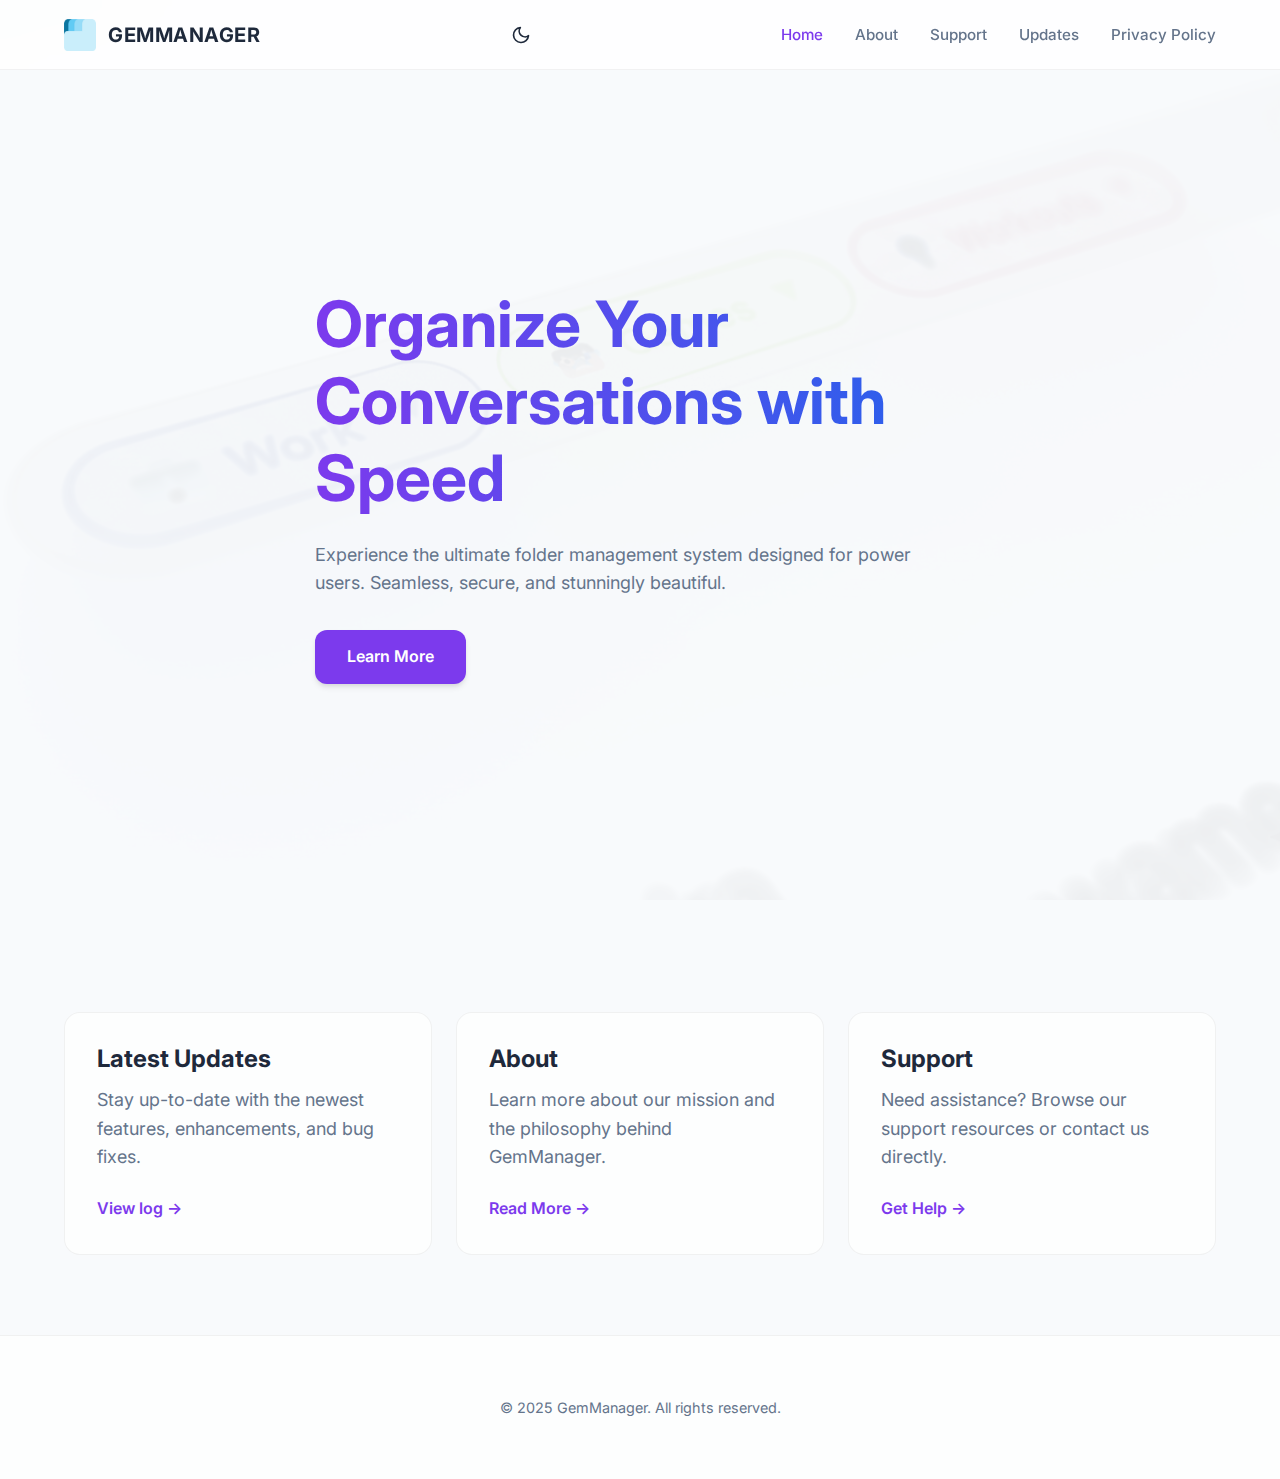
<file: index.html>
<!DOCTYPE html>
<html lang="en">
<head>
    <meta charset="UTF-8">
    <meta name="viewport" content="width=device-width, initial-scale=1.0">
    <title>GemManager - Next Gen Solution</title>
    <link rel="icon" type="image/x-icon" href="assets/icon_gem_folder_i.png">
    <meta name="description" content="Manage your digital assets with futuristic efficiency.">
    <link rel="stylesheet" href="css/styles.css">
</head>
<body>
    <!-- Navigation -->
    <nav class="navbar">
        <div class="container">
            <a href="index.html" class="logo">
                <img src="assets/icon_gem_folder_i.png" alt="GemManager Logo">
                GEMMANAGER
            </a>
            <div class="menu-toggle" id="mobile-menu">
                <span class="bar"></span>
                <span class="bar"></span>
                <span class="bar"></span>
            </div>
            <ul class="nav-links">
                <li><a href="index.html" class="nav-link">Home</a></li>
                <li><a href="about.html" class="nav-link">About</a></li>
                <li><a href="support.html" class="nav-link">Support</a></li>
                <li><a href="updates.html" class="nav-link">Updates</a></li>
                <li><a href="privacy.html" class="nav-link">Privacy Policy</a></li>
            </ul>
        </div>
    </nav>

    <!-- Hero Section -->
    <section class="hero">
        <img src="assets/hero.png" alt="Futuristic Background" class="hero-bg">
        <div class="container">
            <div class="hero-content">
                <h1>Organize Your Conversations with Speed</h1>
                <p>Experience the ultimate folder management system designed for power users. Seamless, secure, and stunningly beautiful.</p>
                <div style="margin-top: 2rem;">
                    <a href="about.html" class="btn">Learn More</a>
                </div>
            </div>
        </div>
    </section>

    <!-- Explore Section -->
    <section class="section">
        <div class="container">
            <div class="features-grid">
                <a href="updates.html" class="card">
                    <h3>Latest Updates</h3>
                    <p>Stay up-to-date with the newest features, enhancements, and bug fixes.</p>
                    <span class="card-link">View log &rarr;</span>
                </a>
                <a href="about.html" class="card">
                    <h3>About</h3>
                    <p>Learn more about our mission and the philosophy behind GemManager.</p>
                    <span class="card-link">Read More &rarr;</span>
                </a>
                <a href="support.html" class="card">
                    <h3>Support</h3>
                    <p>Need assistance? Browse our support resources or contact us directly.</p>
                    <span class="card-link">Get Help &rarr;</span>
                </a>
            </div>
        </div>
    </section>

    <!-- Footer -->
    <footer>
        <div class="container">
            <p>&copy; 2025 GemManager. All rights reserved.</p>
        </div>
    </footer>

    <script src="js/script.js"></script>
</body>
</html>
</file>
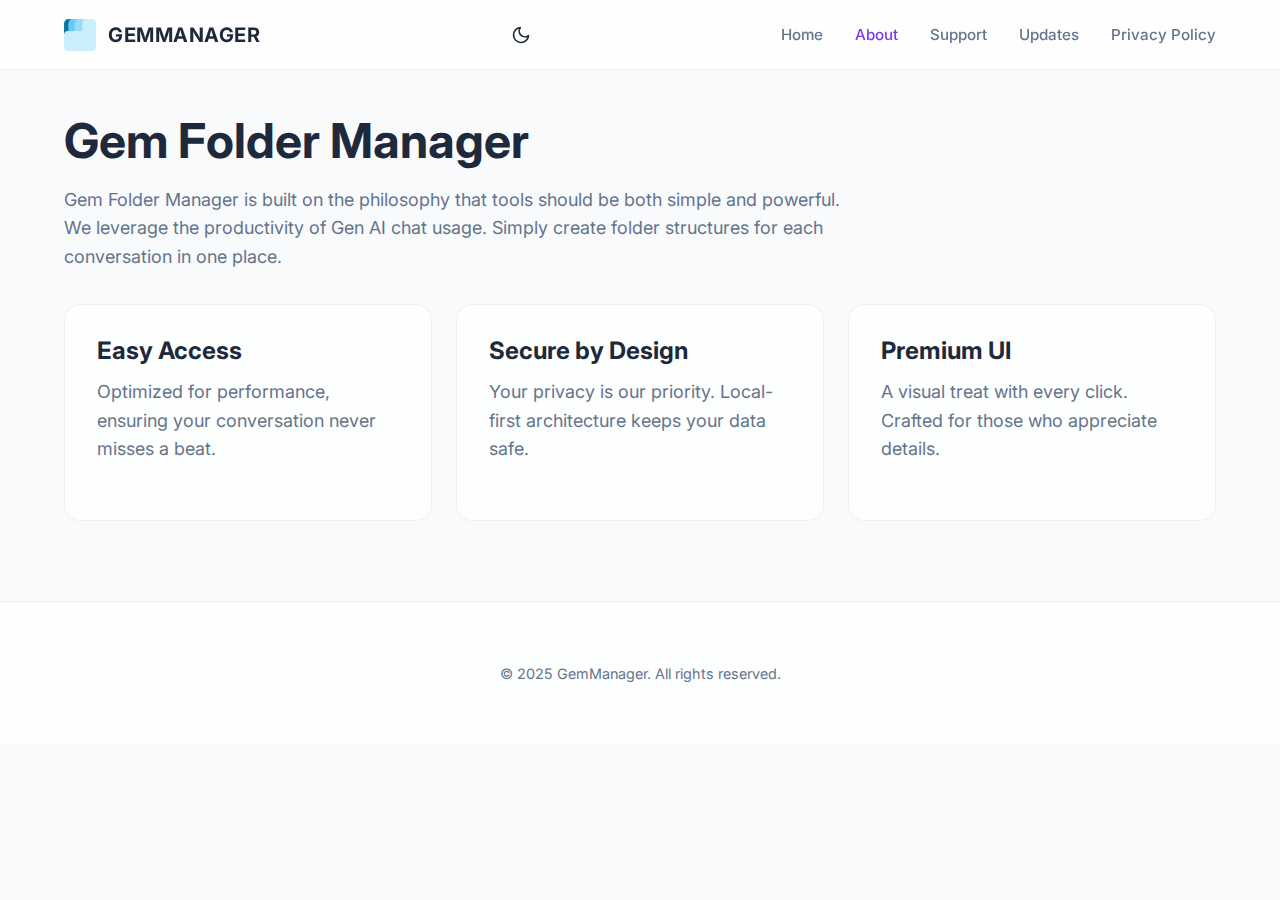
<file: about.html>
<!DOCTYPE html>
<html lang="en">
<head>
    <meta charset="UTF-8">
    <meta name="viewport" content="width=device-width, initial-scale=1.0">
    <title>About - GemManager</title>
    <link rel="icon" type="image/x-icon" href="assets/icon_gem_folder_i.png">
    <meta name="description" content="Learn more about GemManager and our mission.">
    <link rel="stylesheet" href="css/styles.css">
</head>
<body>
    <!-- Navigation -->
    <nav class="navbar">
        <div class="container">
            <a href="index.html" class="logo">
                <img src="assets/icon_gem_folder_i.png" alt="GemManager Logo">
                GEMMANAGER
            </a>
            <div class="menu-toggle" id="mobile-menu">
                <span class="bar"></span>
                <span class="bar"></span>
                <span class="bar"></span>
            </div>
            <ul class="nav-links">
                <li><a href="index.html" class="nav-link">Home</a></li>
                <li><a href="about.html" class="nav-link active">About</a></li>
                <li><a href="support.html" class="nav-link">Support</a></li>
                <li><a href="updates.html" class="nav-link">Updates</a></li>
                <li><a href="privacy.html" class="nav-link">Privacy Policy</a></li>
            </ul>
        </div>
    </nav>

    <!-- About Section -->
    <section class="section">
        <div class="container" style="margin-top: 2rem;">
            <h2>Gem Folder Manager</h2>
            <p style="margin-top: 1rem; max-width: 800px;">
               Gem Folder Manager is built on the philosophy that tools should be both simple and powerful. 
                We leverage the productivity of Gen AI chat usage. Simply create folder structures 
                for each conversation in one place.
            </p>

            <div class="features-grid">
                <div class="card">
                    <h3>Easy Access</h3>
                    <p>Optimized for performance, ensuring your conversation never misses a beat.</p>
                </div>
                <div class="card">
                    <h3>Secure by Design</h3>
                    <p>Your privacy is our priority. Local-first architecture keeps your data safe.</p>
                </div>
                <div class="card">
                    <h3>Premium UI</h3>
                    <p>A visual treat with every click. Crafted for those who appreciate details.</p>
                </div>
            </div>
        </div>
    </section>

    <!-- Footer -->
    <footer>
        <div class="container">
            <p>&copy; 2025 GemManager. All rights reserved.</p>
        </div>
    </footer>

    <script src="js/script.js"></script>
</body>
</html>
</file>
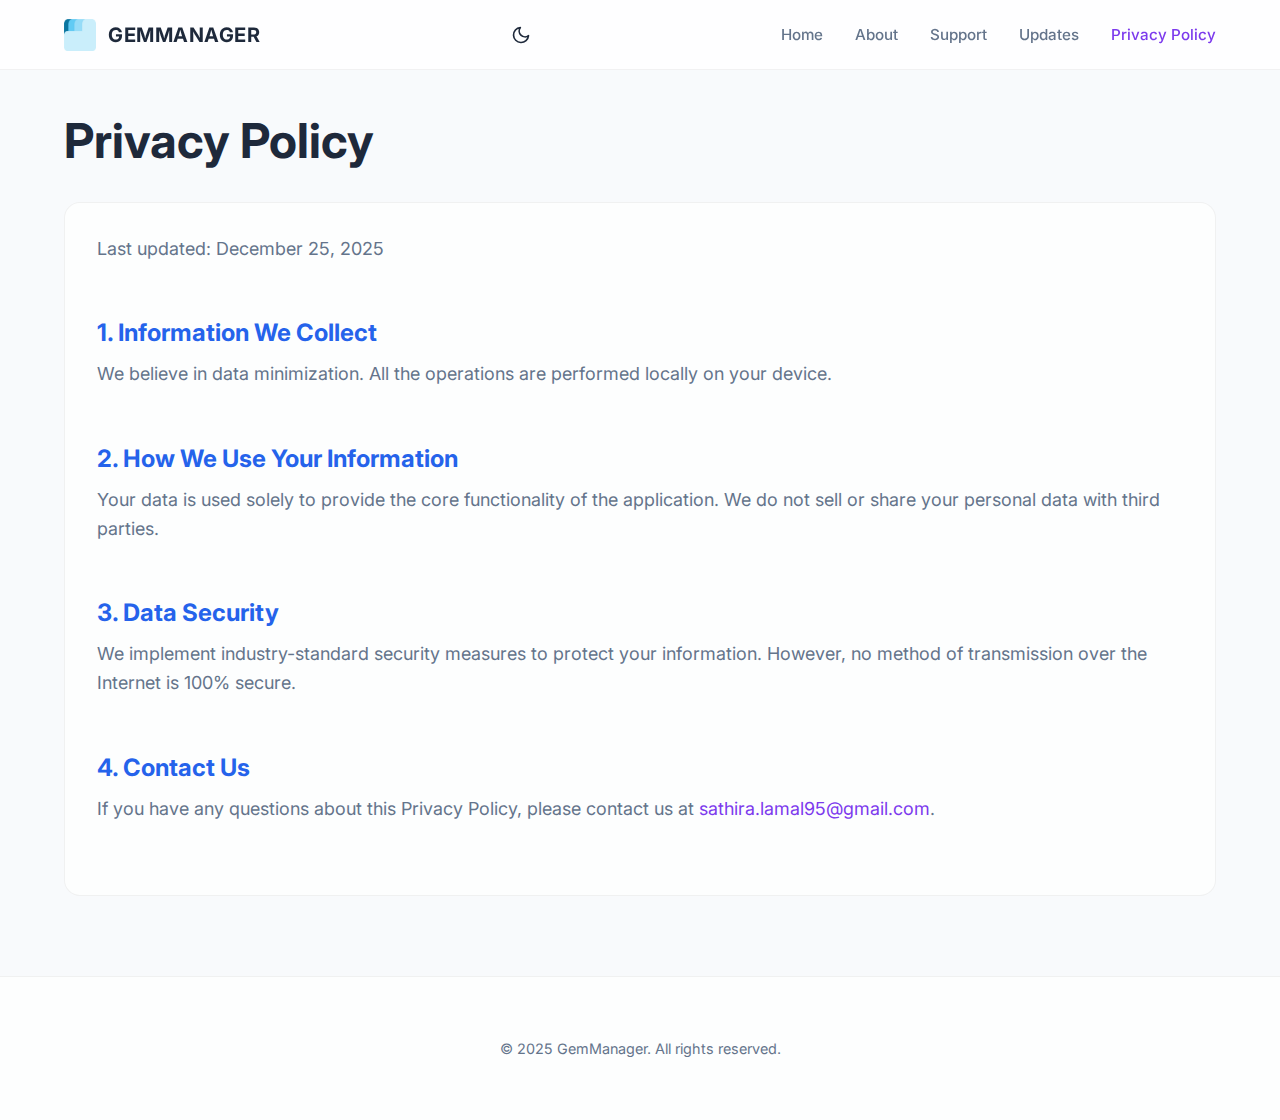
<file: privacy.html>
<!DOCTYPE html>
<html lang="en">
<head>
    <meta charset="UTF-8">
    <meta name="viewport" content="width=device-width, initial-scale=1.0">
    <title>Privacy Policy - GemManager</title>
    <link rel="icon" type="image/x-icon" href="assets/icon_gem_folder_i.png">
    <meta name="description" content="Privacy Policy for GemManager.">
    <link rel="stylesheet" href="css/styles.css">
</head>
<body>
    <!-- Navigation -->
    <nav class="navbar">
        <div class="container">
            <a href="index.html" class="logo">
                <img src="assets/icon_gem_folder_i.png" alt="GemManager Logo">
                GEMMANAGER
            </a>
            <div class="menu-toggle" id="mobile-menu">
                <span class="bar"></span>
                <span class="bar"></span>
                <span class="bar"></span>
            </div>
            <ul class="nav-links">
                <li><a href="index.html" class="nav-link">Home</a></li>
                <li><a href="about.html" class="nav-link">About</a></li>
                <li><a href="support.html" class="nav-link">Support</a></li>
                <li><a href="updates.html" class="nav-link">Updates</a></li>
                <li><a href="privacy.html" class="nav-link active">Privacy Policy</a></li>
            </ul>
        </div>
    </nav>

    <!-- Privacy Section -->
    <section class="section">
        <div class="container" style="margin-top: 2rem;">
            <h2>Privacy Policy</h2>
            <div class="card" style="margin-top: 2rem; padding-bottom: 3rem;">
                <p>Last updated: December 25, 2025</p>

                <h3 style="margin-top: 2rem; color: var(--secondary-color);">1. Information We Collect</h3>
                <p>We believe in data minimization. All the operations are performed locally on your device.</p>

                <h3 style="margin-top: 2rem; color: var(--secondary-color);">2. How We Use Your Information</h3>
                <p>Your data is used solely to provide the core functionality of the application. We do not sell or share your personal data with third parties.</p>

                <h3 style="margin-top: 2rem; color: var(--secondary-color);">3. Data Security</h3>
                <p>We implement industry-standard security measures to protect your information. However, no method of transmission over the Internet is 100% secure.</p>

                <h3 style="margin-top: 2rem; color: var(--secondary-color);">4. Contact Us</h3>
                <p>If you have any questions about this Privacy Policy, please contact us at <a href="mailto:sathira.lamal95@gmail.com" style="color: var(--primary-color);">sathira.lamal95@gmail.com</a>.</p>
            </div>
        </div>
    </section>

    <!-- Footer -->
    <footer>
        <div class="container">
            <p>&copy; 2025 GemManager. All rights reserved.</p>
        </div>
    </footer>

    <script src="js/script.js"></script>
</body>
</html>
</file>
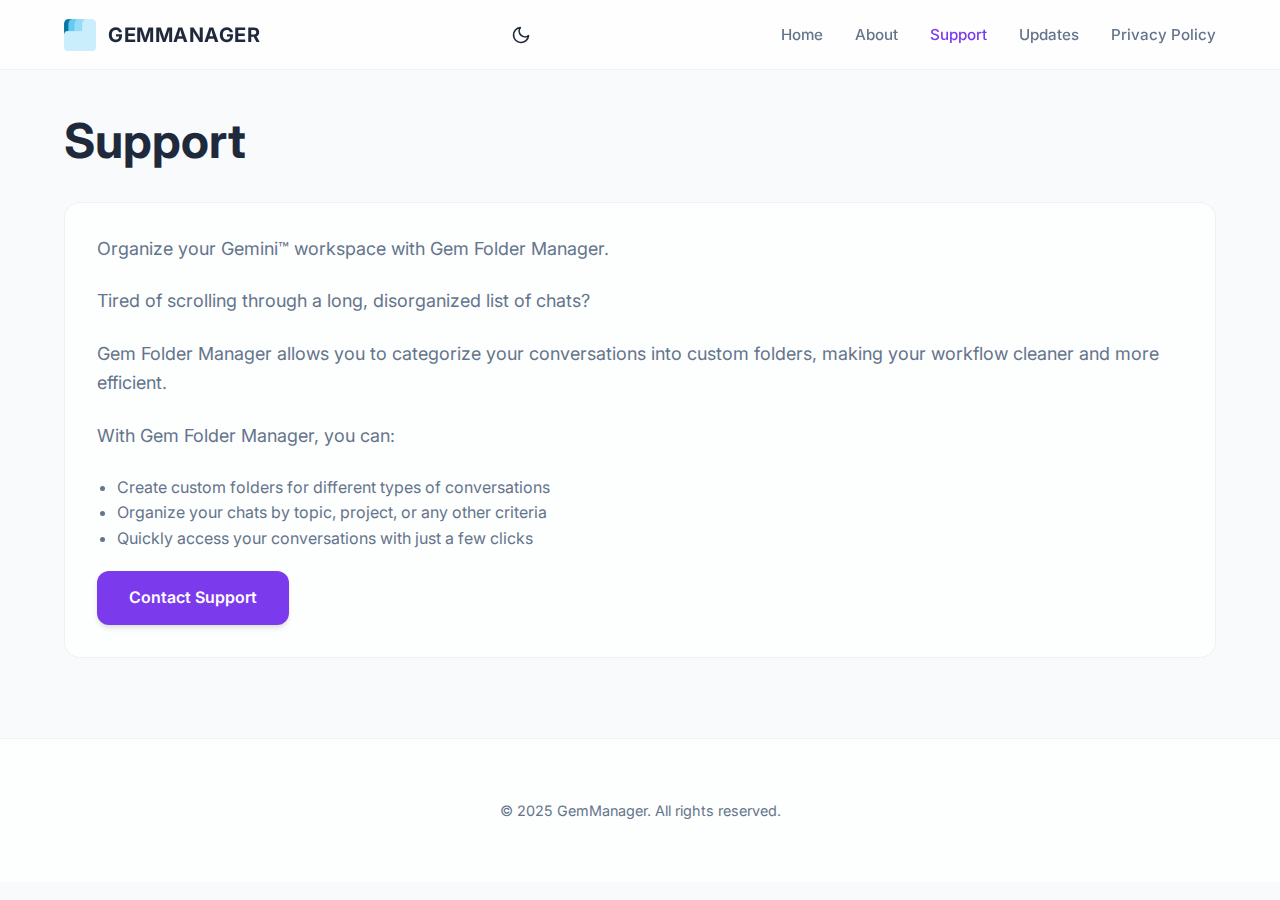
<file: support.html>
<!DOCTYPE html>
<html lang="en">
<head>
    <meta charset="UTF-8">
    <meta name="viewport" content="width=device-width, initial-scale=1.0">
    <title>Support - GemManager</title>
    <link rel="icon" type="image/x-icon" href="assets/icon_gem_folder_i.png">
    <meta name="description" content="Support for GemManager.">
    <link rel="stylesheet" href="css/styles.css">
</head>
<body>
    <!-- Navigation -->
    <nav class="navbar">
        <div class="container">
            <a href="index.html" class="logo">
                <img src="assets/icon_gem_folder_i.png" alt="GemManager Logo">
                GEMMANAGER
            </a>
            <div class="menu-toggle" id="mobile-menu">
                <span class="bar"></span>
                <span class="bar"></span>
                <span class="bar"></span>
            </div>
            <ul class="nav-links">
                <li><a href="index.html" class="nav-link">Home</a></li>
                <li><a href="about.html" class="nav-link">About</a></li>
                <li><a href="support.html" class="nav-link active">Support</a></li>
                <li><a href="updates.html" class="nav-link">Updates</a></li>
                <li><a href="privacy.html" class="nav-link">Privacy Policy</a></li>
            </ul>
        </div>
    </nav>

    <!-- Support Section -->
    <section class="section">
        <div class="container" style="margin-top: 2rem;">
            <h2>Support</h2>
            <div class="card" style="margin-top: 2rem;">
                <p>Organize your Gemini™ workspace with Gem Folder Manager.</p>
                <p>Tired of scrolling through a long, disorganized list of chats?</p>
                <p>Gem Folder Manager allows you to categorize your conversations into custom folders, making your workflow cleaner and more efficient.</p>
                <p>With Gem Folder Manager, you can:</p>
                <ul style="margin-left: 20px; color: var(--text-muted); margin-bottom: 20px;">
                    <li>Create custom folders for different types of conversations</li>
                    <li>Organize your chats by topic, project, or any other criteria</li>
                    <li>Quickly access your conversations with just a few clicks</li>
                </ul>
                <a href="#" class="btn" style="align-self: flex-start;">Contact Support</a>
            </div>
        </div>
    </section>

    <!-- Footer -->
    <footer>
        <div class="container">
            <p>&copy; 2025 GemManager. All rights reserved.</p>
        </div>
    </footer>

    <script src="js/script.js"></script>
</body>
</html>
</file>
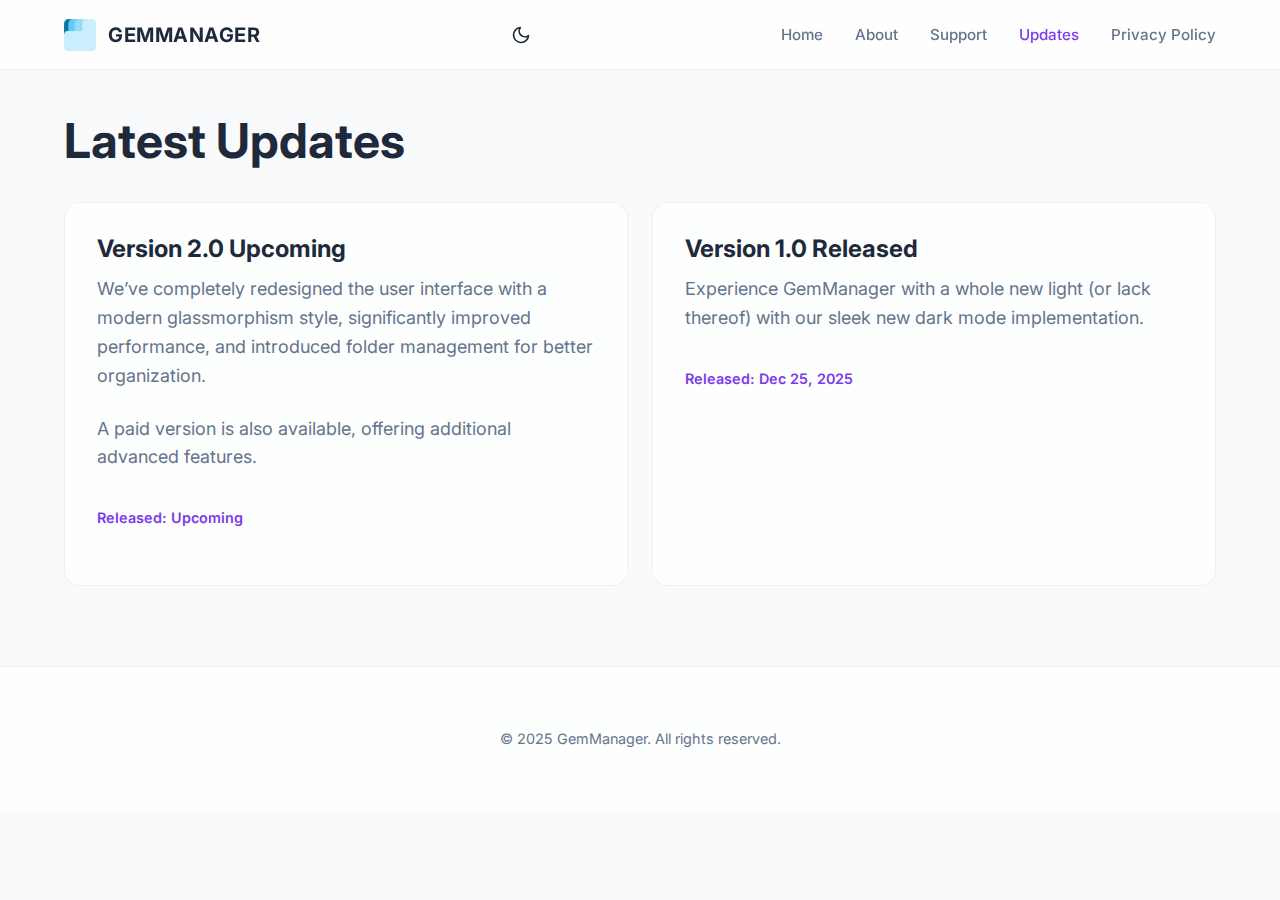
<file: updates.html>
<!DOCTYPE html>
<html lang="en">
<head>
    <meta charset="UTF-8">
    <meta name="viewport" content="width=device-width, initial-scale=1.0">
    <title>Updates - GemManager</title>
    <link rel="icon" type="image/x-icon" href="assets/icon_gem_folder_i.png">
    <meta name="description" content="Latest updates and changelog for GemManager.">
    <link rel="stylesheet" href="css/styles.css">
</head>
<body>
    <!-- Navigation -->
    <nav class="navbar">
        <div class="container">
            <a href="index.html" class="logo">
                <img src="assets/icon_gem_folder_i.png" alt="GemManager Logo">
                GEMMANAGER
            </a>
            <div class="menu-toggle" id="mobile-menu">
                <span class="bar"></span>
                <span class="bar"></span>
                <span class="bar"></span>
            </div>
            <ul class="nav-links">
                <li><a href="index.html" class="nav-link">Home</a></li>
                <li><a href="about.html" class="nav-link">About</a></li>
                <li><a href="support.html" class="nav-link">Support</a></li>
                <li><a href="updates.html" class="nav-link active">Updates</a></li>
                <li><a href="privacy.html" class="nav-link">Privacy Policy</a></li>
            </ul>
        </div>
    </nav>

    <!-- Updates Section -->
    <section class="section">
        <div class="container" style="margin-top: 2rem;">
            <h2>Latest Updates</h2>
            <div class="features-grid">
                <!-- Example Update Card 1 -->
                <div class="card">
                    <h3>Version 2.0 Upcoming</h3>
                    <p>We’ve completely redesigned the user interface with a modern glassmorphism style, significantly improved performance, and introduced folder management for better organization.</p>
                    <p>A paid version is also available, offering additional advanced features.</p>
                    <p class="card-link" style="font-size: 0.9rem; margin-top: 10px;">Released: Upcoming</p>
                </div>
                <!-- Example Update Card 2 -->
                <div class="card">
                    <h3>Version 1.0 Released</h3>
                    <p>Experience GemManager with a whole new light (or lack thereof) with our sleek new dark mode implementation.</p>
                    <p class="card-link" style="font-size: 0.9rem; margin-top: 10px;">Released: Dec 25, 2025</p>
                </div>
            </div>
        </div>
    </section>

    <!-- Footer -->
    <footer>
        <div class="container">
            <p>&copy; 2025 GemManager. All rights reserved.</p>
        </div>
    </footer>

    <script src="js/script.js"></script>
</body>
</html>
</file>
<file: css/styles.css>
@import url('https://fonts.googleapis.com/css2?family=Inter:wght@300;400;500;600;700&display=swap');

:root {
    /* Dark Theme (Default) */
    --bg-color: #0F172A;
    --text-color: #E2E8F0;
    --text-muted: #94A3B8;
    --primary-color: #8B5CF6;
    --primary-hover: #7C3AED;
    --secondary-color: #3B82F6;
    --accent-color: #F472B6;
    --glass-bg: rgba(255, 255, 255, 0.03);
    --glass-border: rgba(255, 255, 255, 0.1);
    --nav-bg: rgba(15, 23, 42, 0.8);
    --card-hover-bg: rgba(255, 255, 255, 0.05);
    
    --nav-height: 70px;
    --transition-speed: 0.3s;
    --container-width: 1200px;
}

[data-theme="light"] {
    --bg-color: #F8FAFC;
    --text-color: #1E293B;
    --text-muted: #64748B;
    --primary-color: #7C3AED;
    --primary-hover: #6D28D9;
    --secondary-color: #2563EB;
    --accent-color: #DB2777;
    --glass-bg: rgba(255, 255, 255, 0.7);
    --glass-border: rgba(0, 0, 0, 0.05);
    --nav-bg: rgba(255, 255, 255, 0.8);
    --card-hover-bg: rgba(255, 255, 255, 0.9);
}

* {
    margin: 0;
    padding: 0;
    box-sizing: border-box;
}

body {
    font-family: 'Inter', sans-serif;
    background-color: var(--bg-color);
    color: var(--text-color);
    line-height: 1.6;
    overflow-x: hidden;
    transition: background-color var(--transition-speed), color var(--transition-speed);
}

/* Typography */
h1, h2, h3 {
    font-weight: 700;
    line-height: 1.2;
    margin-bottom: 1rem;
    color: var(--text-color);
}

h1 {
    font-size: clamp(2.5rem, 5vw, 4rem);
    background: linear-gradient(to right, var(--primary-color), var(--secondary-color));
    background-clip: text;
    -webkit-background-clip: text;
    -webkit-text-fill-color: transparent;
    margin-bottom: 1.5rem;
}

h2 {
    font-size: clamp(2rem, 4vw, 3rem);
}

p {
    font-size: 1.125rem;
    margin-bottom: 1.5rem;
    color: var(--text-muted);
}

a {
    text-decoration: none;
    color: inherit;
    transition: color var(--transition-speed);
}

/* Layout Utilities */
.container {
    max-width: var(--container-width);
    margin: 0 auto;
    padding: 0 24px;
}

.section {
    padding: 80px 0;
}

/* Navigation */
.navbar {
    height: var(--nav-height);
    background: var(--nav-bg);
    backdrop-filter: blur(12px);
    border-bottom: 1px solid var(--glass-border);
    position: fixed;
    top: 0;
    left: 0;
    width: 100%;
    z-index: 1000;
    transition: background-color var(--transition-speed), border-color var(--transition-speed);
}

.navbar .container {
    display: flex;
    justify-content: space-between;
    align-items: center;
    height: 100%;
}

.logo {
    font-size: 1.25rem;
    font-weight: 700;
    letter-spacing: 0.5px;
    color: var(--text-color);
    display: flex;
    align-items: center;
    gap: 12px;
}

.logo img {
    height: 32px;
    width: auto;
}

.nav-links {
    display: flex;
    gap: 32px;
    align-items: center;
    list-style: none;
}

.nav-link {
    font-weight: 500;
    font-size: 0.95rem;
    color: var(--text-muted);
    position: relative;
    padding: 5px 0;
}

.nav-link:hover,
.nav-link.active {
    color: var(--primary-color);
}

.theme-toggle {
    background: none;
    border: none;
    cursor: pointer;
    padding: 8px;
    border-radius: 50%;
    color: var(--text-color);
    display: flex;
    align-items: center;
    justify-content: center;
    transition: background-color var(--transition-speed);
}

.theme-toggle:hover {
    background-color: var(--glass-border);
}

.menu-toggle {
    display: none;
    flex-direction: column;
    cursor: pointer;
    gap: 6px;
    z-index: 1001;
}

.bar {
    width: 24px;
    height: 2px;
    background-color: var(--text-color);
    border-radius: 2px;
    transition: var(--transition-speed);
}

/* Hero Section */
.hero {
    min-height: 100vh;
    display: flex;
    align-items: center;
    position: relative;
    padding-top: var(--nav-height);
}

.hero-bg {
    position: absolute;
    top: 0;
    left: 0;
    width: 100%;
    height: 100%;
    object-fit: cover;
    z-index: -1;
    pointer-events: none;
}

[data-theme="light"] .hero-bg {
    opacity: 0.05;
    filter: invert(1);
}

.hero-content {
    max-width: 650px;
    z-index: 1;
}

.btn {
    display: inline-flex;
    align-items: center;
    justify-content: center;
    padding: 14px 32px;
    background: var(--primary-color);
    color: #fff;
    border-radius: 12px;
    font-weight: 600;
    font-size: 1rem;
    box-shadow: 0 4px 6px -1px rgba(0, 0, 0, 0.1), 0 2px 4px -1px rgba(0, 0, 0, 0.06);
    transition: all var(--transition-speed);
}

.btn:hover {
    background: var(--primary-hover);
    transform: translateY(-2px);
    box-shadow: 0 10px 15px -3px rgba(0, 0, 0, 0.1), 0 4px 6px -2px rgba(0, 0, 0, 0.05);
    color: #fff;
}

/* Cards */
.features-grid {
    display: grid;
    grid-template-columns: repeat(auto-fit, minmax(320px, 1fr));
    gap: 24px;
    margin-top: 2rem;
}

.card {
    background: var(--glass-bg);
    border: 1px solid var(--glass-border);
    border-radius: 16px;
    padding: 32px;
    transition: transform var(--transition-speed), background-color var(--transition-speed), border-color var(--transition-speed);
    display: flex;
    flex-direction: column;
    height: 100%;
}

.card:hover {
    transform: translateY(-4px);
    background: var(--card-hover-bg);
    border-color: var(--primary-color);
}

.card h3 {
    font-size: 1.5rem;
    margin-bottom: 0.75rem;
}

.card-link {
    margin-top: auto;
    color: var(--primary-color);
    font-weight: 600;
    display: inline-flex;
    align-items: center;
    gap: 4px;
}

.card-link:hover {
    gap: 8px;
}

/* Footer */
footer {
    background: var(--glass-bg);
    padding: 60px 0;
    text-align: center;
    border-top: 1px solid var(--glass-border);
    margin-top: auto;
}

footer p {
    font-size: 0.9rem;
    margin-bottom: 0;
}

/* Mobile Responsive */
@media (max-width: 768px) {
    .menu-toggle { display: flex; }
    
    .nav-links {
        position: fixed;
        top: 0;
        right: 0;
        height: 100vh;
        width: 75%;
        max-width: 300px;
        background: var(--bg-color);
        flex-direction: column;
        align-items: flex-start;
        padding: 100px 24px;
        transform: translateX(100%);
        transition: transform var(--transition-speed) cubic-bezier(0.4, 0, 0.2, 1);
        border-left: 1px solid var(--glass-border);
        box-shadow: -10px 0 30px rgba(0,0,0,0.1);
    }
    
    .nav-links.active {
        transform: translateX(0);
    }

    .hero-content {
        text-align: center;
        margin: 0 auto;
    }
    
    .hero {
        padding-top: 100px; /* More space for mobile */
        align-items: flex-start;
    }
}
</file>
